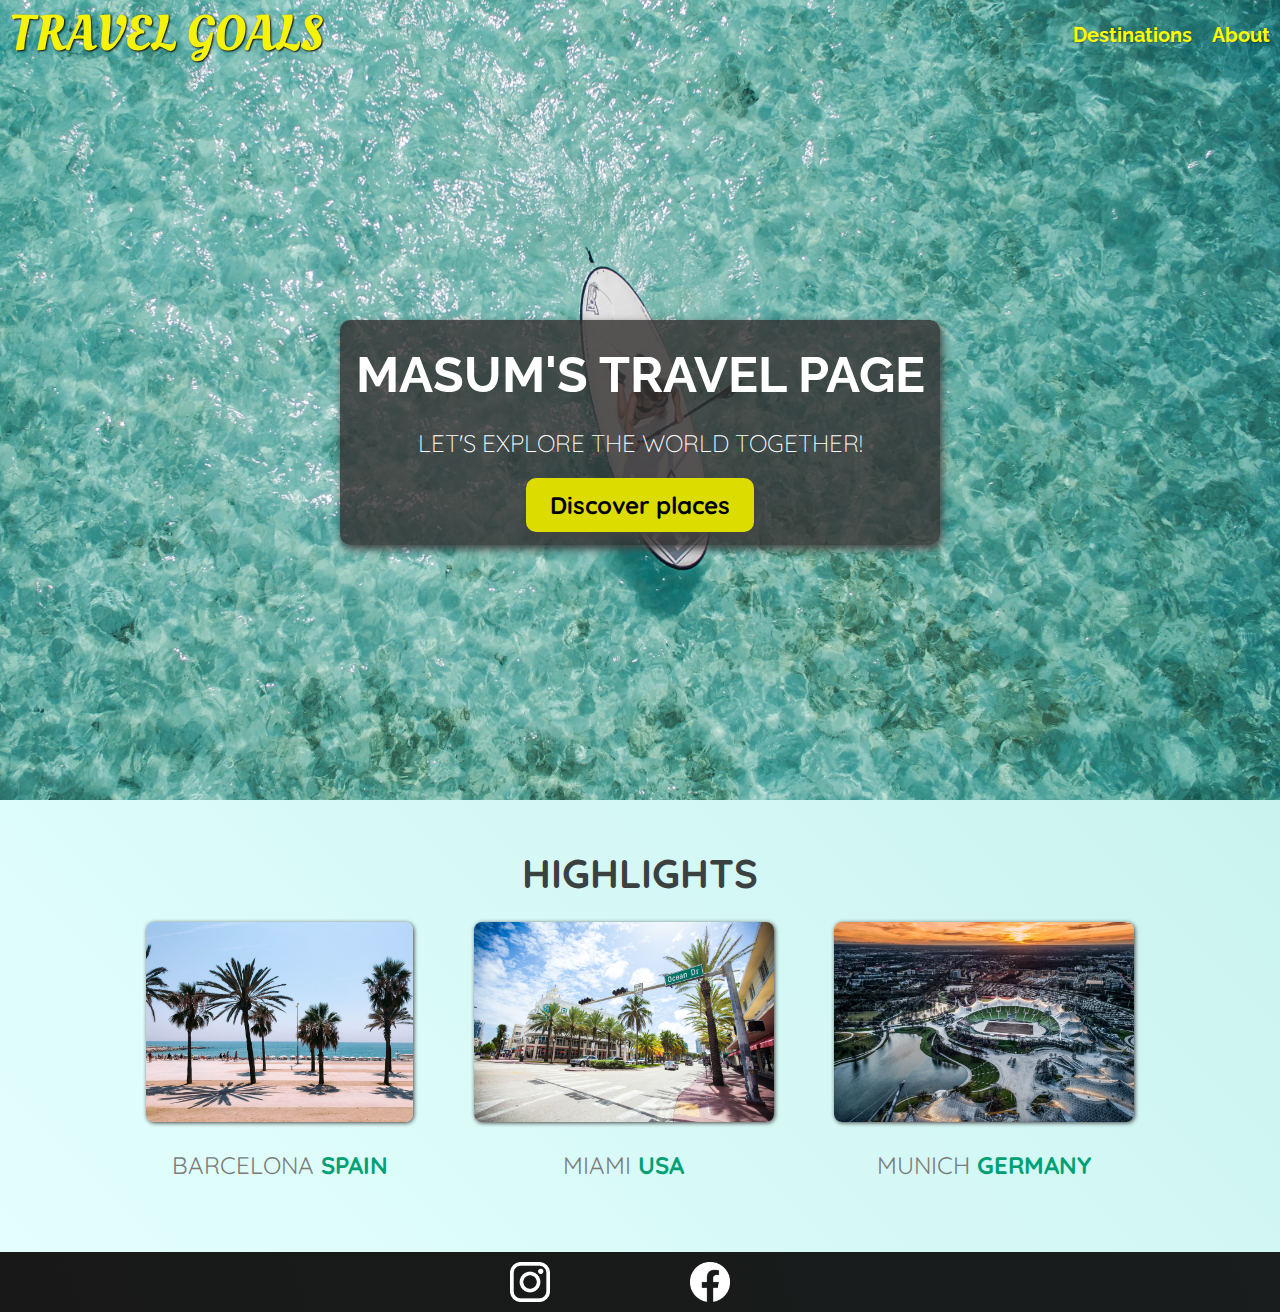
<file: index.html>
<!DOCTYPE html>
<html lang="en">
  <head>
    <meta charset="UTF-8" />
    <meta http-equiv="X-UA-Compatible" content="IE=edge" />
    <meta name="viewport" content="width=device-width, initial-scale=1.0" />

    <!-- Google Fonts Link -->
    <link rel="preconnect" href="https://fonts.googleapis.com" />
    <link rel="preconnect" href="https://fonts.gstatic.com" crossorigin />
    <link
      href="https://fonts.googleapis.com/css2?family=Oleo+Script:wght@400;700&family=Quicksand:wght@400;700&family=Raleway:wght@400;700&family=Roboto:wght@400;700&display=swap"
      rel="stylesheet"
    />

    <!-- External CSS Style File -->
    <link rel="stylesheet" href="shared.css" />
    <link rel="stylesheet" href="styles.css" />

    <!-- Web-site name -->
    <title>Travel Goals</title>
  </head>
  <body>
    <!-- header starts here -->
    <header>
      <div id="page-logo">
        <a href="/index.html">Travel Goals</a>
      </div>
      <nav>
        <ul>
          <li>
            <a href="/places.html">Destinations</a>
          </li>
          <li>
            <a href="/about.html">About</a>
          </li>
        </ul>
      </nav>
    </header>
    <!-- header Ends here -->

    <!-- Main starts here  -->
    <main>
      <section id="hero">
        <div id="hero-content">
          <h1>Masum's Travel Page</h1>
          <p>Let's explore the world together!</p>
          <a href="/places.html">Discover places</a>
        </div>
      </section>

      <!-- section two starts -->
      <section id="highlights">
        <h2>Highlights</h2>

        <ul id="destinations">
          <li class="destination">
            <img
              src="/img/places/barcelona.jpg"
              alt="Palm beach in Barcelona"
            />
            <p>Barcelona <strong>Spain</strong></p>
          </li>

          <li class="destination">
            <img
              src="/img/places/miami.jpg"
              alt="Miami streets on sunny day "
            />
            <p>MIAMI <strong>USA</strong></p>
          </li>

          <li class="destination">
            <img
              src="/img/places/munich.jpg"
              alt="Munich football stadium in wenter"
            />
            <p>Munich <strong>Germany</strong></p>
          </li>
        </ul>
      </section>
    </main>
    <!-- Main Ends here  -->

    <!-- footer starts here  -->
    <footer>
      <ul>
        <li>
          <a href="https://instagram.com" target="_blank"
            ><img src="/img/icon/insta.png" alt="instagram logo"
          /></a>
        </li>
        <li>
          <a href="https://facebook.com" target="_blank"
            ><img src="/img/icon/facebook.png" alt=" facebook logo"
          /></a>
        </li>
      </ul>
    </footer>
    <!-- footer Ends here  -->
  </body>
</html>
</file>
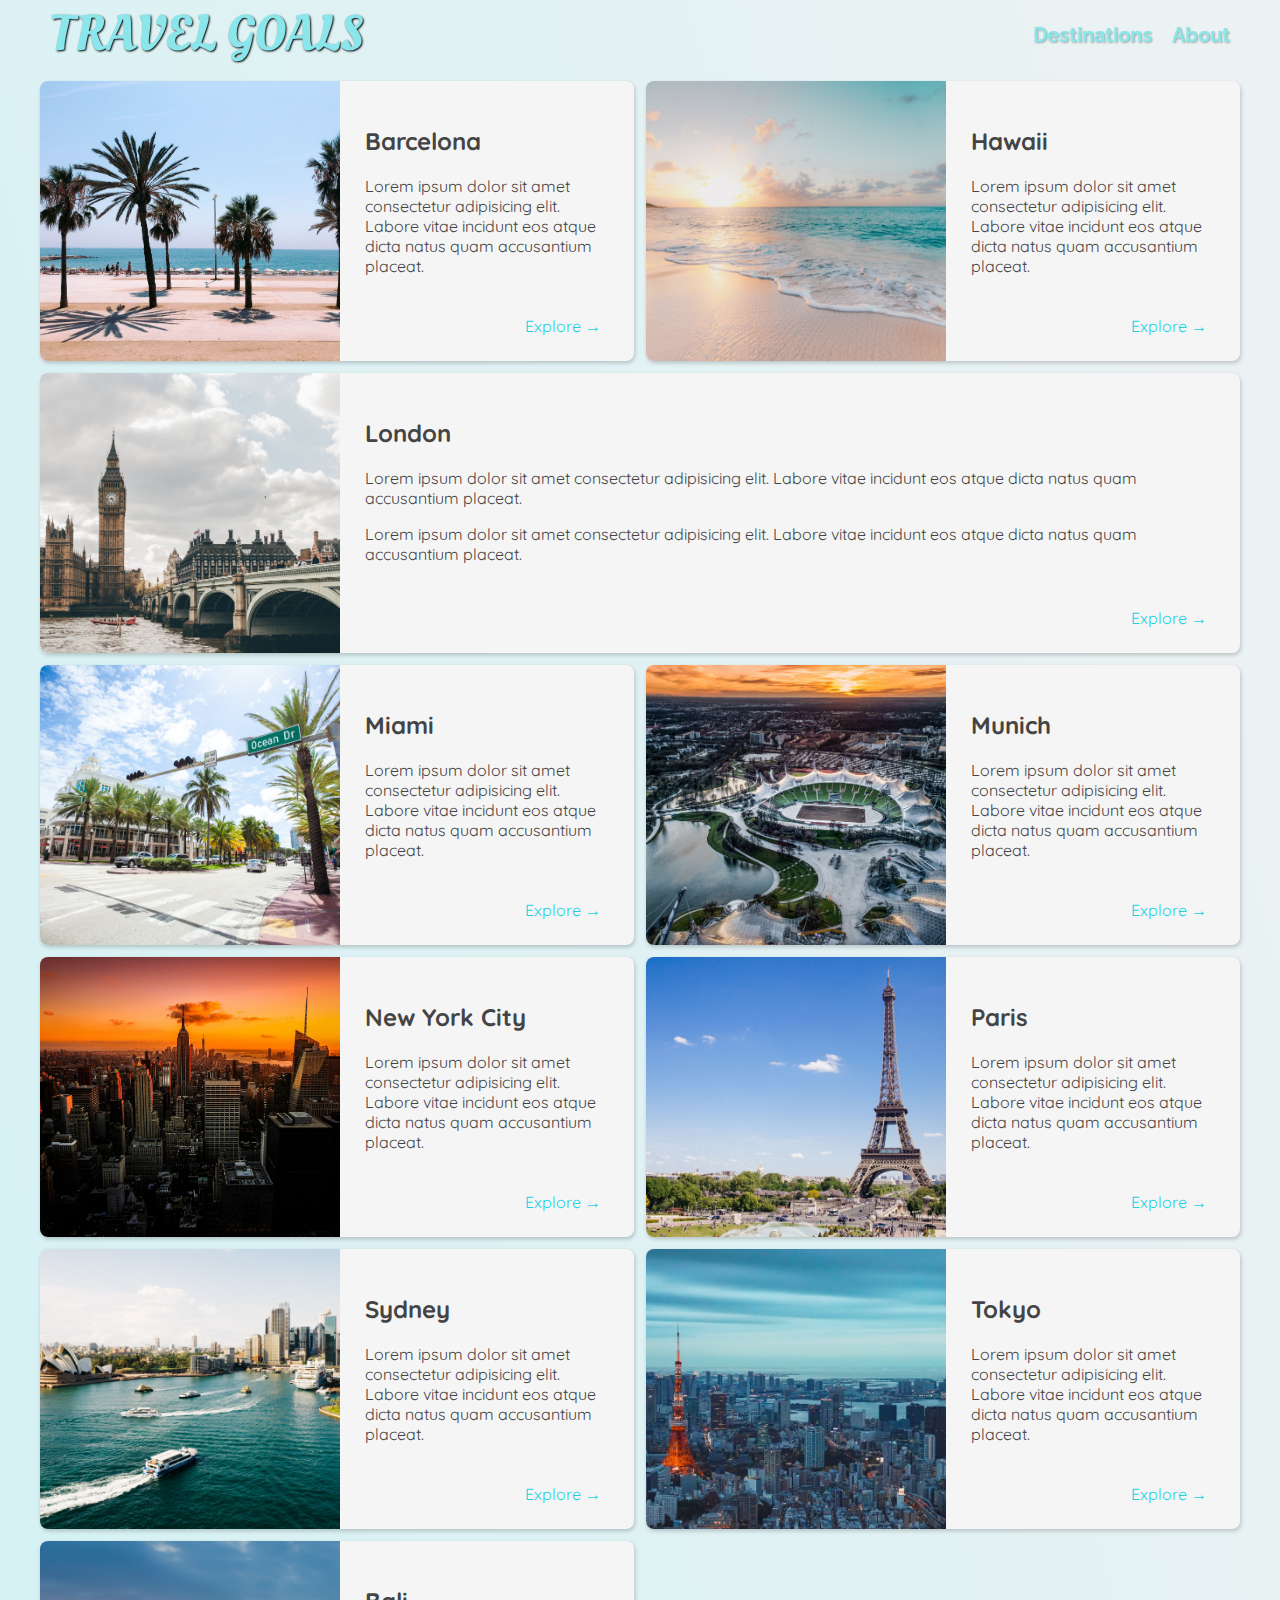
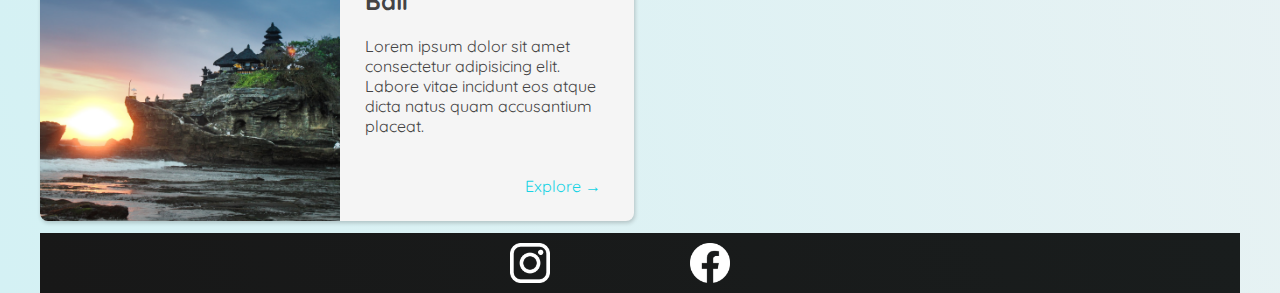
<file: places.html>
<!DOCTYPE html>
<html lang="en">
  <head>
    <meta charset="UTF-8" />
    <meta http-equiv="X-UA-Compatible" content="IE=edge" />
    <meta name="viewport" content="width=device-width, initial-scale=1.0" />

    <!-- Google Fonts Link -->
    <link rel="preconnect" href="https://fonts.googleapis.com" />
    <link rel="preconnect" href="https://fonts.gstatic.com" crossorigin />
    <link
      href="https://fonts.googleapis.com/css2?family=Oleo+Script:wght@400;700&family=Quicksand:wght@400;700&family=Raleway:wght@400;700&family=Roboto:wght@400;700&display=swap"
      rel="stylesheet"
    />

    <!-- External CSS Style File -->
    <link rel="stylesheet" href="shared.css" />
    <link rel="stylesheet" href="/places.css" />

    <!-- Web-site name -->

    <title>Destination</title>
  </head>
  <body>
    <!-- header starts here -->
    <header>
      <div id="page-logo">
        <a href="/index.html">Travel Goals</a>
      </div>
      <nav>
        <ul>
          <li><a href="/places.html">Destinations</a></li>
          <li><a href="/about.html">About</a></li>
        </ul>
      </nav>
    </header>
    <!-- header Ends here -->

    <!-- Main starts here -->
    <main>
      <ul>
        <li>
          <img src="/img/places/barcelona.jpg" alt="City of Barcelona" />
          <div class="citi-content">
            <div>
              <h2>Barcelona</h2>
              <p>
                Lorem ipsum dolor sit amet consectetur adipisicing elit. Labore
                vitae incidunt eos atque dicta natus quam accusantium placeat.
              </p>
            </div>
            <div class="explore">
              <a href="https://en.wikipedia.org/wiki/Barcelona">Explore &#x2192</a>
            </div>
          </div>
        </li>
        <li>
          <img src="/img/places/hawaii.jpg" alt="Hawaii beach" />
          <div class="citi-content">
            <div>
              <h2>Hawaii</h2>
              <p>
                Lorem ipsum dolor sit amet consectetur adipisicing elit. Labore
                vitae incidunt eos atque dicta natus quam accusantium placeat.
              </p>
            </div>
            <div class="explore">
              <a href="hhttps://en.wikipedia.org/wiki/Hawaii">Explore &#x2192</a>
            </div>
          </div>
        </li>
        <li>
          <img src="/img/places/london.jpg" alt="London city" />
          <div class="citi-content">
            <div>
              <h2>London</h2>
              <p>
                Lorem ipsum dolor sit amet consectetur adipisicing elit. Labore
                vitae incidunt eos atque dicta natus quam accusantium placeat.
              </p>
              <p>
                Lorem ipsum dolor sit amet consectetur adipisicing elit. Labore
                vitae incidunt eos atque dicta natus quam accusantium placeat.
              </p>
            </div>
            <div class="explore">
              <a href="https://en.wikipedia.org/wiki/London">Explore &#x2192</a>
            </div>
          </div>
        </li>
        <li>
          <img src="/img/places/miami.jpg" alt="Miami streets" />
          <div class="citi-content">
            <div>
              <h2>Miami</h2>
              <p>
                Lorem ipsum dolor sit amet consectetur adipisicing elit. Labore
                vitae incidunt eos atque dicta natus quam accusantium placeat.
              </p>
            </div>
            <div class="explore">
              <a href="https://en.wikipedia.org/wiki/Miami">Explore &#x2192</a>
            </div>
          </div>
        </li>
        <li>
          <img src="/img/places/munich.jpg" alt="Munich football stadium" />
          <div class="citi-content">
            <div>
              <h2>Munich</h2>
              <p>
                Lorem ipsum dolor sit amet consectetur adipisicing elit. Labore
                vitae incidunt eos atque dicta natus quam accusantium placeat.
              </p>
            </div>
            <div class="explore">
              <a href="https://en.wikipedia.org/wiki/Munich">Explore &#x2192</a>
            </div>
          </div>
        </li>
        <li>
          <img src="/img/places/new-york-city.jpg" alt="New York City skyline" />
          <div class="citi-content">
            <div>
              <h2>New York City</h2>
              <p>
                Lorem ipsum dolor sit amet consectetur adipisicing elit. Labore
                vitae incidunt eos atque dicta natus quam accusantium placeat.
              </p>
            </div>
            <div class="explore">
              <a href="https://en.wikipedia.org/wiki/New_York_City"
                >Explore &#x2192</a
              >
            </div>
          </div>
        </li>
        <li>
          <img src="/img/places/paris.jpg" alt="Paris city" />
          <div class="citi-content">
            <div>
              <h2>Paris</h2>
              <p>
                Lorem ipsum dolor sit amet consectetur adipisicing elit. Labore
                vitae incidunt eos atque dicta natus quam accusantium placeat.
              </p>
            </div>
            <div class="explore">
              <a href="https://en.wikipedia.org/wiki/Paris">Explore &#x2192</a>
            </div>
          </div>
        </li>
        <li>
          <img src="/img/places/sydney.jpg" alt="Sydney beach" />
          <div class="citi-content">
            <div>
              <h2>Sydney</h2>
              <p>
                Lorem ipsum dolor sit amet consectetur adipisicing elit. Labore
                vitae incidunt eos atque dicta natus quam accusantium placeat.
              </p>
            </div>
            <div class="explore">
              <a href="https://en.wikipedia.org/wiki/Sydney">Explore &#x2192</a>
            </div>
          </div>
        </li>
        <li>
          <img src="/img/places/tokyo.jpg" alt="Tokyo skyline" />
          <div class="citi-content">
            <div>
              <h2>Tokyo</h2>
              <p>
                Lorem ipsum dolor sit amet consectetur adipisicing elit. Labore
                vitae incidunt eos atque dicta natus quam accusantium placeat.
              </p>
            </div>
            <div class="explore">
              <a href="https://en.wikipedia.org/wiki/Tokyo">Explore &#x2192</a>
            </div>
          </div>
        </li>
        <li>
          <img src="/img/places/bali.jpg" alt="Bali beach" />
          <div class="citi-content">
            <div>
              <h2>Bali</h2>
              <p>
                Lorem ipsum dolor sit amet consectetur adipisicing elit. Labore
                vitae incidunt eos atque dicta natus quam accusantium placeat.
              </p>
            </div>
            <div class="explore">
              <a href="https://en.wikipedia.org/wiki/Bali">Explore &#x2192</a>
            </div>
          </div>
        </li>
      </ul>
    </main>
    <!-- Main Ends here -->


    <!-- footer starts here  -->
    <footer>
      <ul>
        <li>
          <a href="https://instagram.com" target="_blank"
            ><img src="/img/icon/insta.png" alt="instagram logo"
          /></a>
        </li>
        <li>
          <a href="https://facebook.com" target="_blank"
            ><img src="/img/icon/facebook.png" alt=" facebook logo"
          /></a>
        </li>
      </ul>
    </footer>
    <!-- footer Ends here  -->
  </body>
</html>
</file>
<file: shared.css>
body {
  font-family: "Quicksand", sans-serif;
  margin: 0 auto;
}

header {
  display: flex;
  justify-content: space-between;
  align-items: center;
  position: absolute;
  width: 100%;
}

#page-logo a {
  padding: 10px;
  color: rgb(245, 243, 10);
  font-family: "Oleo Script";
  font-size: 50px;
  text-decoration: none;
  text-transform: uppercase;
  text-shadow: 1px 1px 2px rgb(0, 0, 0);
}

header ul {
  display: flex;
  justify-content: flex-end;
}

ul {
  list-style: none;
  margin: 0%;
  padding: 0%;
}

header li a {
  text-decoration: none;
  font-family: "Raleway", sans-serif;
  text-shadow: 1px 1px 2px rgba(0, 0, 0, 0.3);
  margin: 2px 10px;
  font-weight: bold;
  font-size: 20px;
  color: rgb(255, 251, 0);
}

header li a:hover {
  background-color: rgb(255, 251, 0);
  color: rgb(77, 77, 77);
  border-radius: 10px;
  padding: 12px;
}

footer {
  background: linear-gradient(70deg, rgb(24, 24, 24), rgb(25, 29, 29));
}

footer ul {
  display: flex;
  justify-content: center;
}

footer li {
  width: 80px;
  height: 40px;
  margin: 10px 50px;
}

footer img {
  height: 100%;
}
/* 
font-family: "Oleo Script", cursive;
font-family: "Quicksand", sans-serif;
font-family: "Raleway", sans-serif;
font-family: "Roboto", sans-serif; 
*/
</file>
<file: styles.css>
#hero {
  height: 800px;
  background-image: url("/img/places/ocean.jpg");
  background-position: center;
  background-size: cover;
}

#hero-content {
  width: 600px;
  background-color: rgba(51, 47, 47, 0.8);
  box-shadow: 2px 4px 8px rgb(68, 67, 67);
  border-radius: 10px;
  text-align: center;
  padding: 25px 0;
  margin: 0 auto;
  position: relative;
  top: 40%;
}

#hero-content h1 {
  color: white;
  text-transform: uppercase;
  font-size: 50px;
  font-family: "Raleway";
  margin: 0;
}

#hero-content p {
  color: white;
  text-transform: uppercase;
  font-size: 24px;
  font-weight: 300;
  margin-bottom: 32px;
}

#hero-content a {
  text-decoration: none;
  background-color: rgb(220, 220, 0);
  color: black;
  font-size: 24px;
  font-weight: bold;
  border-radius: 10px;
  box-shadow: 2px 4px 8px rgb(68, 67, 67);
  padding: 12px 24px;
}

#hero-content a:hover {
  background-color: rgb(255, 238, 0);
}

#highlights {
  padding: 24px;
  background: linear-gradient(45deg, rgb(227, 255, 253), rgb(202, 243, 240));
}

#highlights h2 {
  text-transform: uppercase;
  text-align: center;
  font-size: 40px;
  color: rgb(59, 65, 64);
  margin: 24px 0;
}

#destinations {
  width: 90%;
  display: flex;
  justify-content: space-evenly;
  margin: 0 auto;
  margin-bottom: 24px;
}

.destination p {
  text-align: center;
  text-transform: uppercase;
  font-size: 24px;
  color: rgb(124, 123, 123);
}

.destination strong {
  color: rgb(0, 160, 117);
}

.destination img {
  height: 200px;
  /* width: 100%; */
  border-radius: 8px;
  box-shadow: 1px 1px 4px rgb(68, 67, 67);
  object-fit: cover;
}

.destination img:hover {
  box-shadow: 8px 12px 16px rgb(68, 67, 67);
  /* height: 225px; */
}
</file>
<file: places.css>
body {
  background: linear-gradient(75deg, #d4f1f4, #edf2f3);
  color: rgb(68, 68, 68);
  width: 1200px;
}

#page-logo a {
  color: rgb(138, 230, 235);
}

header nav a {
  color: rgb(138, 230, 235);
}

header nav a:hover {
  background-color: rgb(138, 230, 235);
  color: rgb(59, 59, 59);
}

header {
  position: static;
}

main ul {
  width: 1200px;
  margin: 12px auto;
  display: grid;
  grid-template-columns: 1fr 1fr;
  gap: 12px;
}

main li {
  display: flex;
  background-color: whitesmoke;
  border-radius: 8px;
  box-shadow: 1px 2px 4px rgba(0, 0, 0, 0.2);
  overflow: hidden;
}

main li:hover {
  box-shadow: 4px 8px 16px rgba(0, 0, 0, 0.5);
}

main li:nth-of-type(3) {
  grid-column: 1 / 3;
}

main li img {
  width: 300px;
  height: 280px;
  object-fit: cover;
}

.citi-content {
  padding: 25px;
  display: flex;
  flex-direction: column;
  justify-content: space-between;
}

.explore {
  text-align: right;
}

.explore a {
  padding: 2px 8px;
  text-decoration: none;
  color: rgb(22, 211, 228);
  border-radius: 8px;
}

.explore a:hover {
  background-color: rgb(235, 253, 255);
}
</file>
